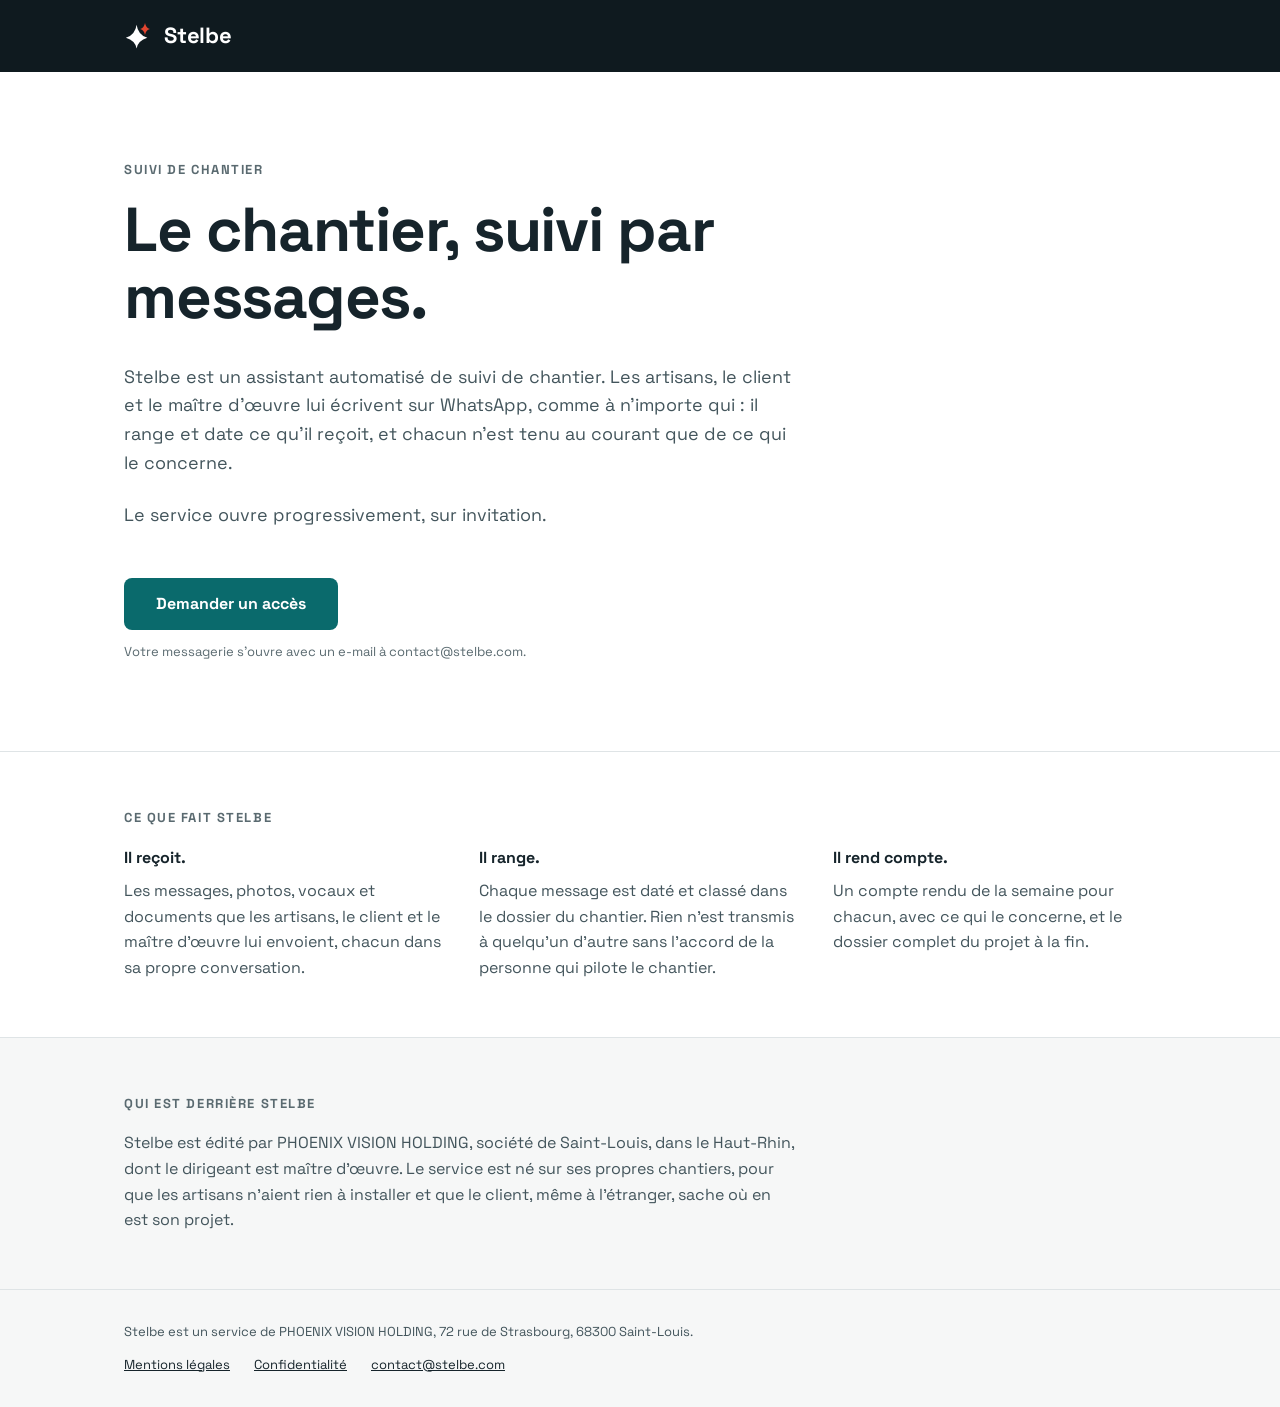
<file: index.html>
<!doctype html>
<html lang="fr">
<head>
<meta charset="utf-8">
<meta name="viewport" content="width=device-width, initial-scale=1">
<meta name="robots" content="noindex">
<title>Stelbe</title>
<meta name="description" content="Stelbe est un assistant automatisé de suivi de chantier sur WhatsApp, édité par PHOENIX VISION HOLDING.">
<link rel="icon" href="data:image/svg+xml,%3Csvg xmlns='http://www.w3.org/2000/svg' viewBox='0 0 120 120'%3E%3Crect width='120' height='120' rx='24' fill='%230f1a1f'/%3E%3Cpath d='M54 22 Q59 58 92 68 Q59 78 54 104 Q49 78 16 68 Q49 58 54 22 Z' fill='%23fff'/%3E%3Cpath d='M88 12 Q91 28 104 32 Q91 36 88 52 Q85 36 72 32 Q85 28 88 12 Z' fill='%23E2452F'/%3E%3C/svg%3E">
<link rel="preload" href="polices/space-grotesk-400.woff2" as="font" type="font/woff2" crossorigin>
<link rel="stylesheet" href="style.css">
</head>
<body>
<header class="entete">
  <div class="cadre">
    <a class="marque" href="index.html"><svg width="28" height="28" viewBox="0 0 120 120" aria-hidden="true"><path d="M54 12 Q60 56 100 68 Q60 80 54 114 Q48 80 8 68 Q48 56 54 12 Z" fill="#FFFFFF"></path><path d="M90 4 Q93.9 24.8 110.8 30 Q93.9 35.2 90 56 Q86.1 35.2 69.2 30 Q86.1 24.8 90 4 Z" fill="#E2452F"></path></svg><span>Stelbe</span></a>
  </div>
</header>
<main>
<section class="accueil">
  <div class="cadre">
    <p class="intertitre">Suivi de chantier</p>
    <h1>Le chantier, suivi par messages.</h1>
    <p class="chapo">Stelbe est un assistant automatisé de suivi de chantier. Les artisans, le client et le maître d'œuvre lui écrivent sur WhatsApp, comme à n'importe qui : il range et date ce qu'il reçoit, et chacun n'est tenu au courant que de ce qui le concerne.</p>
    <p class="chapo">Le service ouvre progressivement, sur invitation.</p>
    <a class="bouton" href="mailto:contact@stelbe.com?subject=Demande%20d%27acc%C3%A8s%20%C3%A0%20Stelbe">Demander un accès</a>
    <span class="bouton-note">Votre messagerie s'ouvre avec un e-mail à contact@stelbe.com.</span>
  </div>
</section>
<section class="bloc">
  <div class="cadre">
    <p class="intertitre">Ce que fait Stelbe</p>
    <ul class="trois">
      <li><strong>Il reçoit.</strong> Les messages, photos, vocaux et documents que les artisans, le client et le maître d'œuvre lui envoient, chacun dans sa propre conversation.</li>
      <li><strong>Il range.</strong> Chaque message est daté et classé dans le dossier du chantier. Rien n'est transmis à quelqu'un d'autre sans l'accord de la personne qui pilote le chantier.</li>
      <li><strong>Il rend compte.</strong> Un compte rendu de la semaine pour chacun, avec ce qui le concerne, et le dossier complet du projet à la fin.</li>
    </ul>
  </div>
</section>
<section class="bloc bloc--calme">
  <div class="cadre">
    <p class="intertitre">Qui est derrière Stelbe</p>
    <p class="texte">Stelbe est édité par PHOENIX VISION HOLDING, société de Saint-Louis, dans le Haut-Rhin, dont le dirigeant est maître d'œuvre. Le service est né sur ses propres chantiers, pour que les artisans n'aient rien à installer et que le client, même à l'étranger, sache où en est son projet.</p>
  </div>
</section>
</main>
<footer class="pied">
  <div class="cadre">
    <p>Stelbe est un service de PHOENIX VISION HOLDING, 72 rue de Strasbourg, 68300 Saint-Louis.</p>
    <nav aria-label="Informations">
      <a href="mentions-legales.html">Mentions légales</a>
      <a href="confidentialite.html">Confidentialité</a>
      <a href="mailto:contact@stelbe.com">contact@stelbe.com</a>
    </nav>
  </div>
</footer>
</body>
</html>
</file>
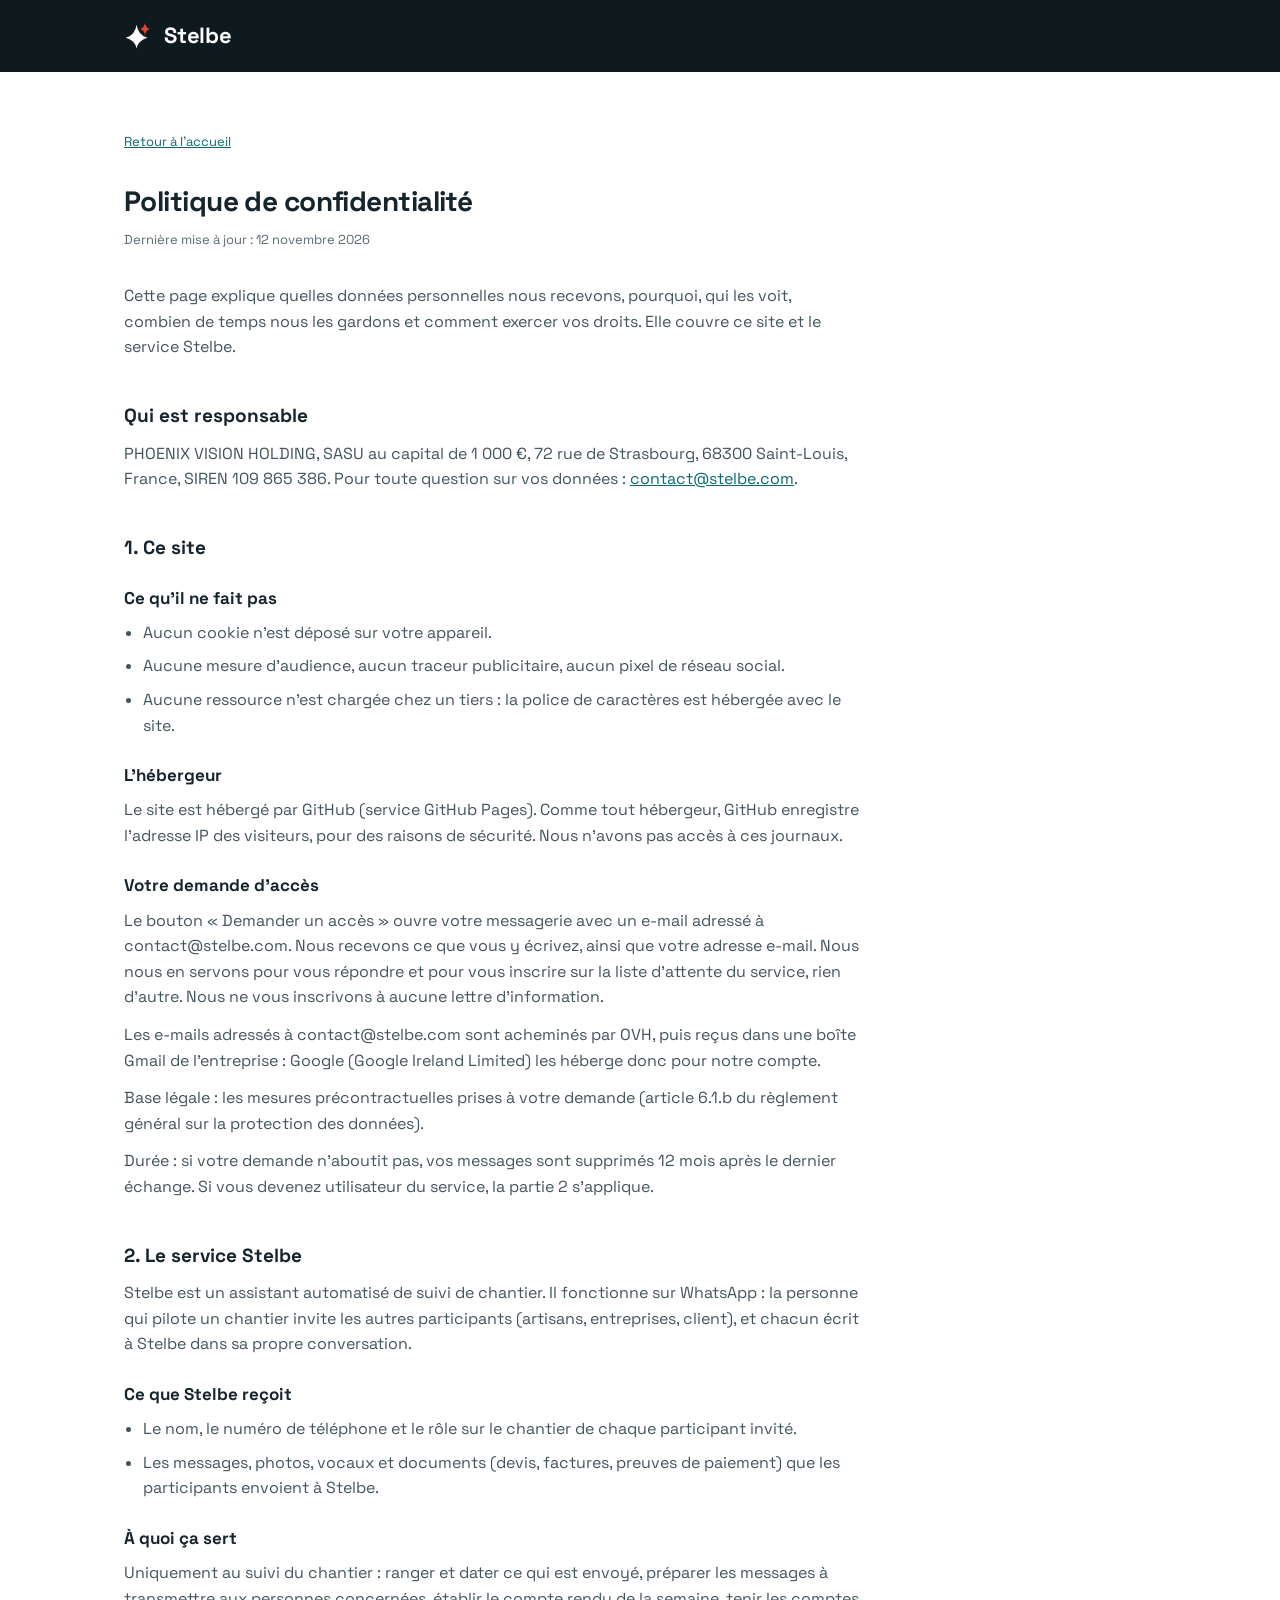
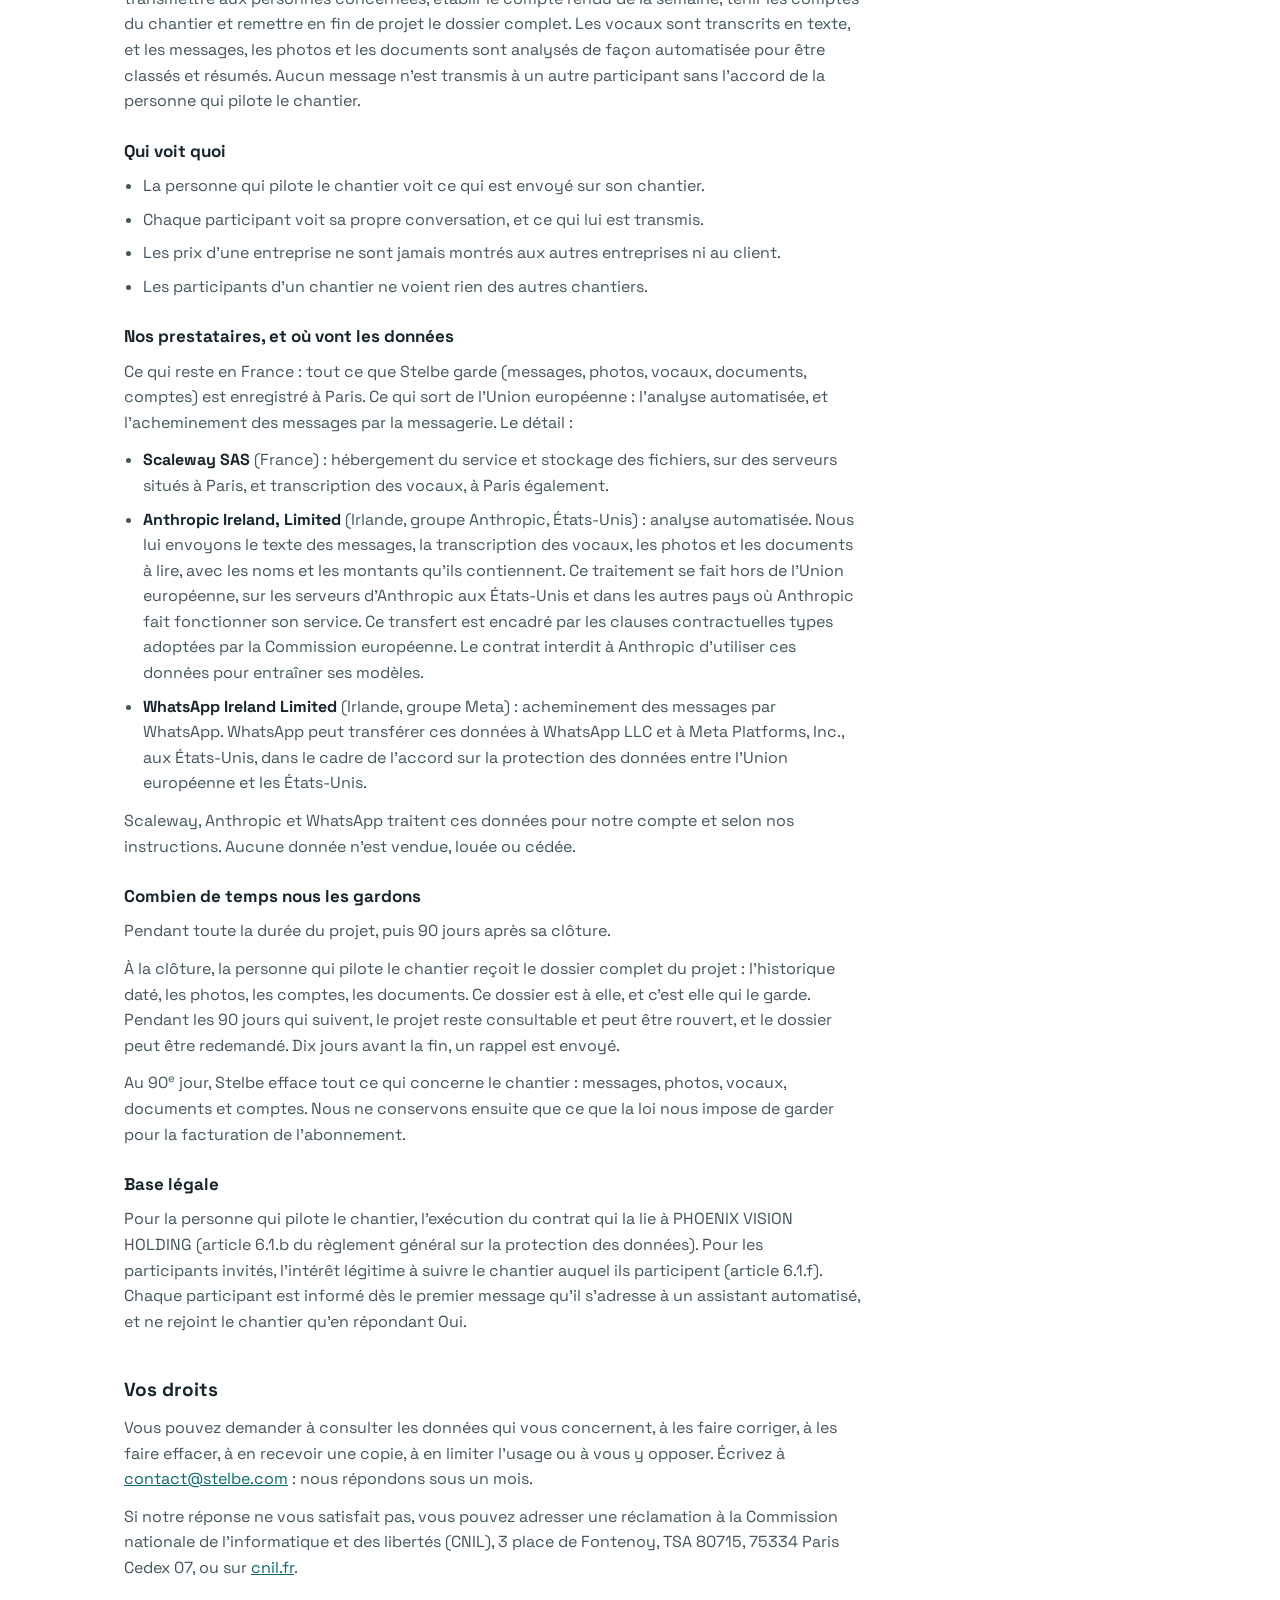
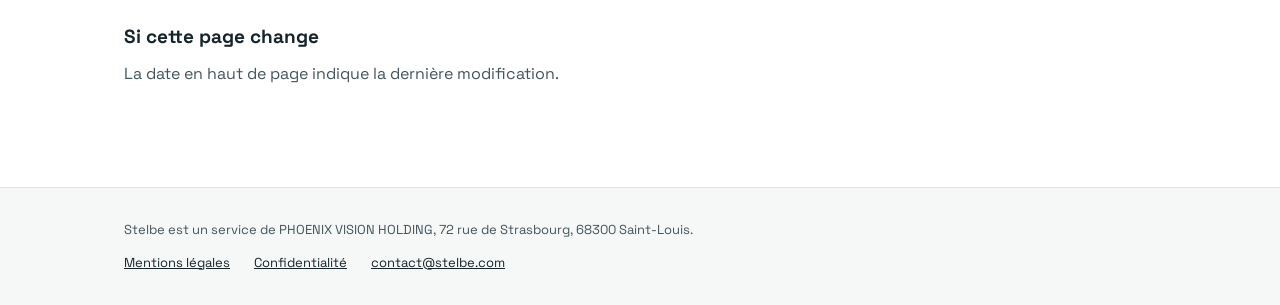
<file: confidentialite.html>
<!doctype html>
<html lang="fr">
<head>
<meta charset="utf-8">
<meta name="viewport" content="width=device-width, initial-scale=1">
<meta name="robots" content="noindex">
<title>Confidentialité</title>
<meta name="description" content="Les données personnelles reçues par Stelbe, leur usage, leur durée de conservation et vos droits.">
<link rel="icon" href="data:image/svg+xml,%3Csvg xmlns='http://www.w3.org/2000/svg' viewBox='0 0 120 120'%3E%3Crect width='120' height='120' rx='24' fill='%230f1a1f'/%3E%3Cpath d='M54 22 Q59 58 92 68 Q59 78 54 104 Q49 78 16 68 Q49 58 54 22 Z' fill='%23fff'/%3E%3Cpath d='M88 12 Q91 28 104 32 Q91 36 88 52 Q85 36 72 32 Q85 28 88 12 Z' fill='%23E2452F'/%3E%3C/svg%3E">
<link rel="preload" href="polices/space-grotesk-400.woff2" as="font" type="font/woff2" crossorigin>
<link rel="stylesheet" href="style.css">
</head>
<body>
<header class="entete">
  <div class="cadre">
    <a class="marque" href="index.html"><svg width="28" height="28" viewBox="0 0 120 120" aria-hidden="true"><path d="M54 12 Q60 56 100 68 Q60 80 54 114 Q48 80 8 68 Q48 56 54 12 Z" fill="#FFFFFF"></path><path d="M90 4 Q93.9 24.8 110.8 30 Q93.9 35.2 90 56 Q86.1 35.2 69.2 30 Q86.1 24.8 90 4 Z" fill="#E2452F"></path></svg><span>Stelbe</span></a>
  </div>
</header>
<main>
<div class="cadre">
<article class="legal">
  <a class="retour" href="index.html">Retour à l'accueil</a>
  <h1>Politique de confidentialité</h1>
  <p class="date">Dernière mise à jour : 12 novembre 2026</p>

  <p>Cette page explique quelles données personnelles nous recevons, pourquoi, qui les voit, combien de temps nous les gardons et comment exercer vos droits. Elle couvre ce site et le service Stelbe.</p>

  <h2>Qui est responsable</h2>
  <p>PHOENIX VISION HOLDING, SASU au capital de 1 000 €, 72 rue de Strasbourg, 68300 Saint-Louis, France, SIREN 109 865 386. Pour toute question sur vos données : <a href="mailto:contact@stelbe.com">contact@stelbe.com</a>.</p>

  <h2>1. Ce site</h2>
  <h3>Ce qu'il ne fait pas</h3>
  <ul>
    <li>Aucun cookie n'est déposé sur votre appareil.</li>
    <li>Aucune mesure d'audience, aucun traceur publicitaire, aucun pixel de réseau social.</li>
    <li>Aucune ressource n'est chargée chez un tiers : la police de caractères est hébergée avec le site.</li>
  </ul>
  <h3>L'hébergeur</h3>
  <p>Le site est hébergé par GitHub (service GitHub Pages). Comme tout hébergeur, GitHub enregistre l'adresse IP des visiteurs, pour des raisons de sécurité. Nous n'avons pas accès à ces journaux.</p>
  <h3>Votre demande d'accès</h3>
  <p>Le bouton « Demander un accès » ouvre votre messagerie avec un e-mail adressé à contact@stelbe.com. Nous recevons ce que vous y écrivez, ainsi que votre adresse e-mail. Nous nous en servons pour vous répondre et pour vous inscrire sur la liste d'attente du service, rien d'autre. Nous ne vous inscrivons à aucune lettre d'information.</p>
  <p>Les e-mails adressés à contact@stelbe.com sont acheminés par OVH, puis reçus dans une boîte Gmail de l'entreprise : Google (Google Ireland Limited) les héberge donc pour notre compte.</p>
  <p>Base légale : les mesures précontractuelles prises à votre demande (article 6.1.b du règlement général sur la protection des données).</p>
  <p>Durée : si votre demande n'aboutit pas, vos messages sont supprimés 12 mois après le dernier échange. Si vous devenez utilisateur du service, la partie 2 s'applique.</p>

  <h2>2. Le service Stelbe</h2>
  <p>Stelbe est un assistant automatisé de suivi de chantier. Il fonctionne sur WhatsApp : la personne qui pilote un chantier invite les autres participants (artisans, entreprises, client), et chacun écrit à Stelbe dans sa propre conversation.</p>

  <h3>Ce que Stelbe reçoit</h3>
  <ul>
    <li>Le nom, le numéro de téléphone et le rôle sur le chantier de chaque participant invité.</li>
    <li>Les messages, photos, vocaux et documents (devis, factures, preuves de paiement) que les participants envoient à Stelbe.</li>
  </ul>

  <h3>À quoi ça sert</h3>
  <p>Uniquement au suivi du chantier : ranger et dater ce qui est envoyé, préparer les messages à transmettre aux personnes concernées, établir le compte rendu de la semaine, tenir les comptes du chantier et remettre en fin de projet le dossier complet. Les vocaux sont transcrits en texte, et les messages, les photos et les documents sont analysés de façon automatisée pour être classés et résumés. Aucun message n'est transmis à un autre participant sans l'accord de la personne qui pilote le chantier.</p>

  <h3>Qui voit quoi</h3>
  <ul>
    <li>La personne qui pilote le chantier voit ce qui est envoyé sur son chantier.</li>
    <li>Chaque participant voit sa propre conversation, et ce qui lui est transmis.</li>
    <li>Les prix d'une entreprise ne sont jamais montrés aux autres entreprises ni au client.</li>
    <li>Les participants d'un chantier ne voient rien des autres chantiers.</li>
  </ul>

  <h3>Nos prestataires, et où vont les données</h3>
  <p>Ce qui reste en France : tout ce que Stelbe garde (messages, photos, vocaux, documents, comptes) est enregistré à Paris. Ce qui sort de l'Union européenne : l'analyse automatisée, et l'acheminement des messages par la messagerie. Le détail :</p>
  <ul>
    <li><strong>Scaleway SAS</strong> (France) : hébergement du service et stockage des fichiers, sur des serveurs situés à Paris, et transcription des vocaux, à Paris également.</li>
    <li><strong>Anthropic Ireland, Limited</strong> (Irlande, groupe Anthropic, États-Unis) : analyse automatisée. Nous lui envoyons le texte des messages, la transcription des vocaux, les photos et les documents à lire, avec les noms et les montants qu'ils contiennent. Ce traitement se fait hors de l'Union européenne, sur les serveurs d'Anthropic aux États-Unis et dans les autres pays où Anthropic fait fonctionner son service. Ce transfert est encadré par les clauses contractuelles types adoptées par la Commission européenne. Le contrat interdit à Anthropic d'utiliser ces données pour entraîner ses modèles.</li>
    <li><strong>WhatsApp Ireland Limited</strong> (Irlande, groupe Meta) : acheminement des messages par WhatsApp. WhatsApp peut transférer ces données à WhatsApp LLC et à Meta Platforms, Inc., aux États-Unis, dans le cadre de l'accord sur la protection des données entre l'Union européenne et les États-Unis.</li>
  </ul>
  <p>Scaleway, Anthropic et WhatsApp traitent ces données pour notre compte et selon nos instructions. Aucune donnée n'est vendue, louée ou cédée.</p>

  <h3>Combien de temps nous les gardons</h3>
  <p>Pendant toute la durée du projet, puis 90 jours après sa clôture.</p>
  <p>À la clôture, la personne qui pilote le chantier reçoit le dossier complet du projet : l'historique daté, les photos, les comptes, les documents. Ce dossier est à elle, et c'est elle qui le garde. Pendant les 90 jours qui suivent, le projet reste consultable et peut être rouvert, et le dossier peut être redemandé. Dix jours avant la fin, un rappel est envoyé.</p>
  <p>Au 90<sup>e</sup> jour, Stelbe efface tout ce qui concerne le chantier : messages, photos, vocaux, documents et comptes. Nous ne conservons ensuite que ce que la loi nous impose de garder pour la facturation de l'abonnement.</p>

  <h3>Base légale</h3>
  <p>Pour la personne qui pilote le chantier, l'exécution du contrat qui la lie à PHOENIX VISION HOLDING (article 6.1.b du règlement général sur la protection des données). Pour les participants invités, l'intérêt légitime à suivre le chantier auquel ils participent (article 6.1.f). Chaque participant est informé dès le premier message qu'il s'adresse à un assistant automatisé, et ne rejoint le chantier qu'en répondant Oui.</p>

  <h2>Vos droits</h2>
  <p>Vous pouvez demander à consulter les données qui vous concernent, à les faire corriger, à les faire effacer, à en recevoir une copie, à en limiter l'usage ou à vous y opposer. Écrivez à <a href="mailto:contact@stelbe.com">contact@stelbe.com</a> : nous répondons sous un mois.</p>
  <p>Si notre réponse ne vous satisfait pas, vous pouvez adresser une réclamation à la Commission nationale de l'informatique et des libertés (CNIL), 3 place de Fontenoy, TSA 80715, 75334 Paris Cedex 07, ou sur <a href="https://www.cnil.fr/fr/plaintes">cnil.fr</a>.</p>

  <h2>Si cette page change</h2>
  <p>La date en haut de page indique la dernière modification.</p>
</article>
</div>
</main>
<footer class="pied">
  <div class="cadre">
    <p>Stelbe est un service de PHOENIX VISION HOLDING, 72 rue de Strasbourg, 68300 Saint-Louis.</p>
    <nav aria-label="Informations">
      <a href="mentions-legales.html">Mentions légales</a>
      <a href="confidentialite.html">Confidentialité</a>
      <a href="mailto:contact@stelbe.com">contact@stelbe.com</a>
    </nav>
  </div>
</footer>
</body>
</html>
</file>
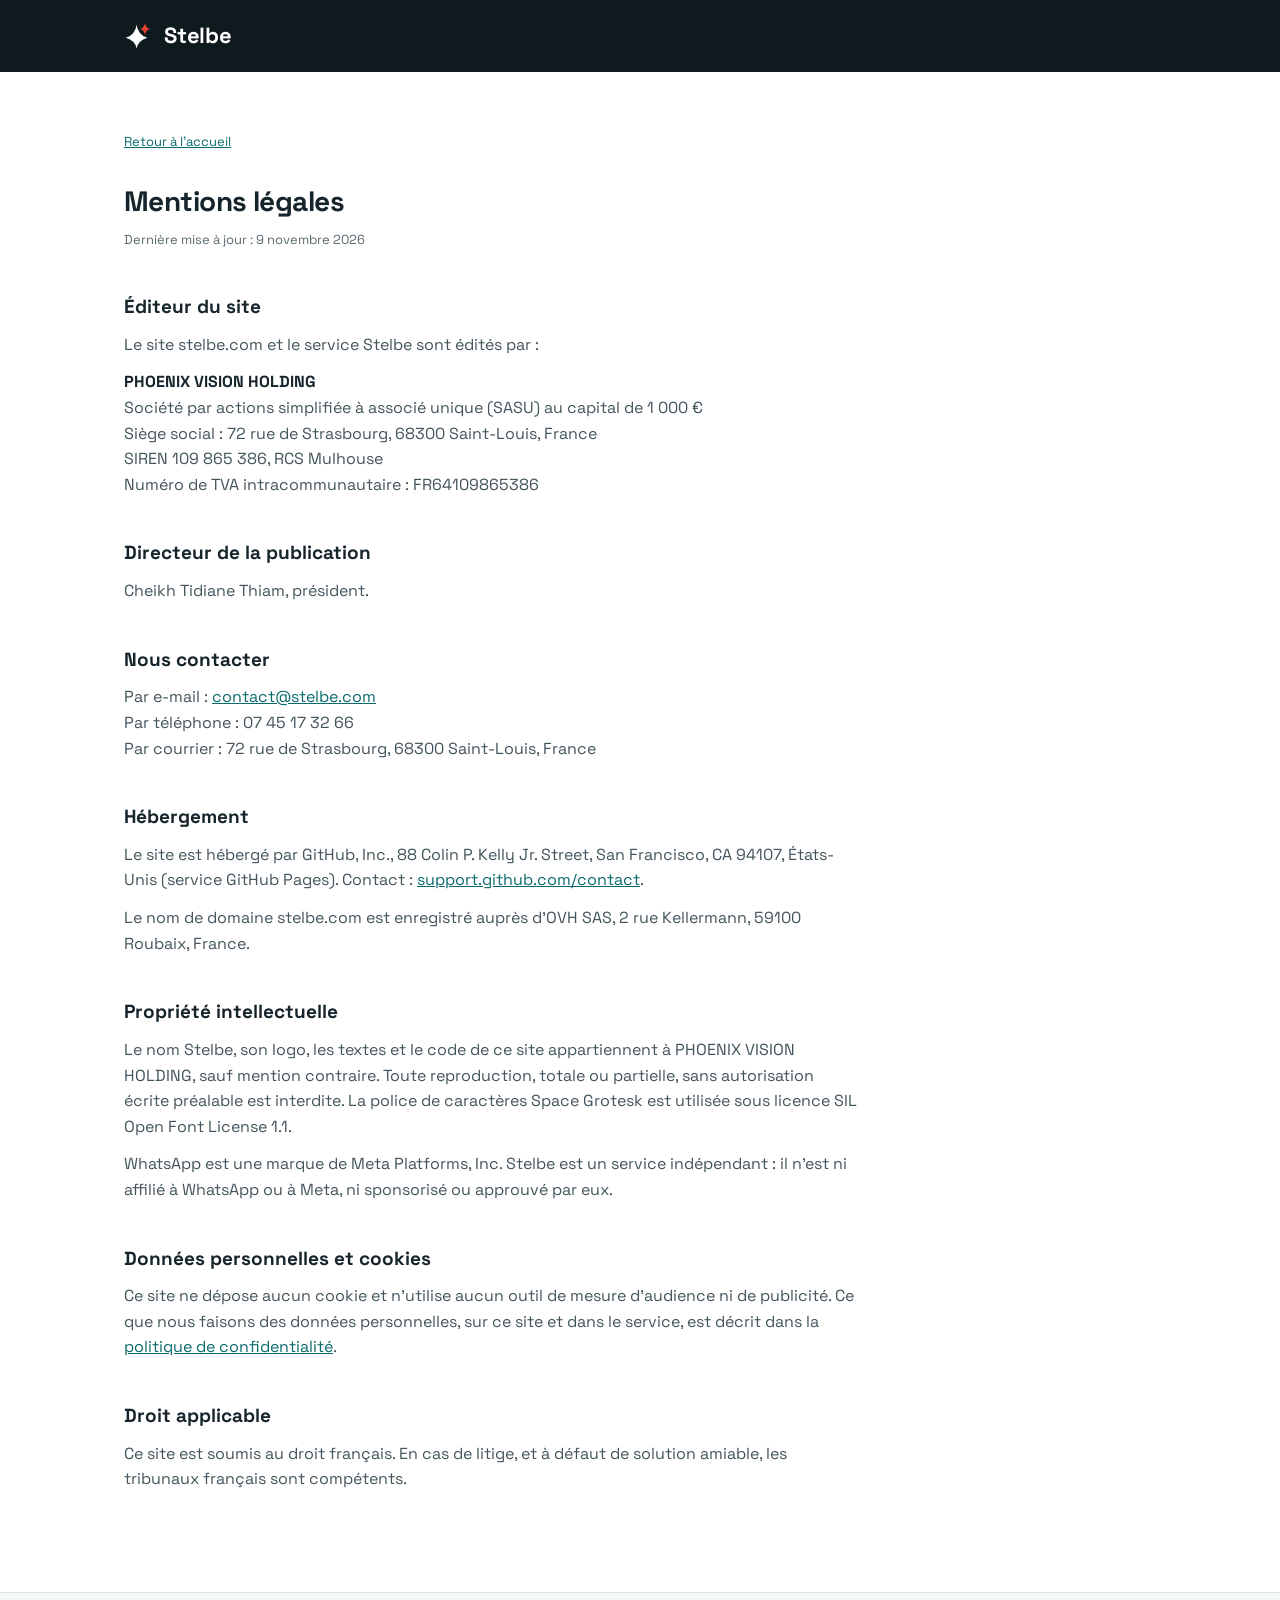
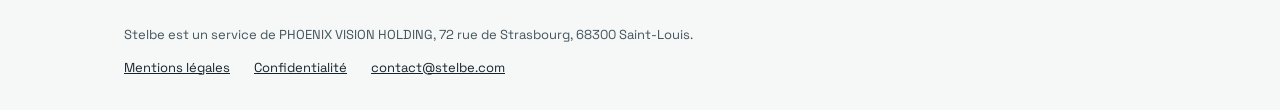
<file: mentions-legales.html>
<!doctype html>
<html lang="fr">
<head>
<meta charset="utf-8">
<meta name="viewport" content="width=device-width, initial-scale=1">
<meta name="robots" content="noindex">
<title>Mentions légales</title>
<meta name="description" content="Mentions légales du site stelbe.com, édité par PHOENIX VISION HOLDING.">
<link rel="icon" href="data:image/svg+xml,%3Csvg xmlns='http://www.w3.org/2000/svg' viewBox='0 0 120 120'%3E%3Crect width='120' height='120' rx='24' fill='%230f1a1f'/%3E%3Cpath d='M54 22 Q59 58 92 68 Q59 78 54 104 Q49 78 16 68 Q49 58 54 22 Z' fill='%23fff'/%3E%3Cpath d='M88 12 Q91 28 104 32 Q91 36 88 52 Q85 36 72 32 Q85 28 88 12 Z' fill='%23E2452F'/%3E%3C/svg%3E">
<link rel="preload" href="polices/space-grotesk-400.woff2" as="font" type="font/woff2" crossorigin>
<link rel="stylesheet" href="style.css">
</head>
<body>
<header class="entete">
  <div class="cadre">
    <a class="marque" href="index.html"><svg width="28" height="28" viewBox="0 0 120 120" aria-hidden="true"><path d="M54 12 Q60 56 100 68 Q60 80 54 114 Q48 80 8 68 Q48 56 54 12 Z" fill="#FFFFFF"></path><path d="M90 4 Q93.9 24.8 110.8 30 Q93.9 35.2 90 56 Q86.1 35.2 69.2 30 Q86.1 24.8 90 4 Z" fill="#E2452F"></path></svg><span>Stelbe</span></a>
  </div>
</header>
<main>
<div class="cadre">
<article class="legal">
  <a class="retour" href="index.html">Retour à l'accueil</a>
  <h1>Mentions légales</h1>
  <p class="date">Dernière mise à jour : 9 novembre 2026</p>

  <h2>Éditeur du site</h2>
  <p>Le site stelbe.com et le service Stelbe sont édités par :</p>
  <p><strong>PHOENIX VISION HOLDING</strong><br>
  Société par actions simplifiée à associé unique (SASU) au capital de 1 000 €<br>
  Siège social : 72 rue de Strasbourg, 68300 Saint-Louis, France<br>
  SIREN 109 865 386, RCS Mulhouse<br>
  Numéro de TVA intracommunautaire : FR64109865386</p>

  <h2>Directeur de la publication</h2>
  <p>Cheikh Tidiane Thiam, président.</p>

  <h2>Nous contacter</h2>
  <p>Par e-mail : <a href="mailto:contact@stelbe.com">contact@stelbe.com</a><br>
  Par téléphone : 07 45 17 32 66<br>
  Par courrier : 72 rue de Strasbourg, 68300 Saint-Louis, France</p>

  <h2>Hébergement</h2>
  <p>Le site est hébergé par GitHub, Inc., 88 Colin P. Kelly Jr. Street, San Francisco, CA 94107, États-Unis (service GitHub Pages). Contact : <a href="https://support.github.com/contact">support.github.com/contact</a>.</p>
  <p>Le nom de domaine stelbe.com est enregistré auprès d'OVH SAS, 2 rue Kellermann, 59100 Roubaix, France.</p>

  <h2>Propriété intellectuelle</h2>
  <p>Le nom Stelbe, son logo, les textes et le code de ce site appartiennent à PHOENIX VISION HOLDING, sauf mention contraire. Toute reproduction, totale ou partielle, sans autorisation écrite préalable est interdite. La police de caractères Space Grotesk est utilisée sous licence SIL Open Font License 1.1.</p>
  <p>WhatsApp est une marque de Meta Platforms, Inc. Stelbe est un service indépendant : il n'est ni affilié à WhatsApp ou à Meta, ni sponsorisé ou approuvé par eux.</p>

  <h2>Données personnelles et cookies</h2>
  <p>Ce site ne dépose aucun cookie et n'utilise aucun outil de mesure d'audience ni de publicité. Ce que nous faisons des données personnelles, sur ce site et dans le service, est décrit dans la <a href="confidentialite.html">politique de confidentialité</a>.</p>

  <h2>Droit applicable</h2>
  <p>Ce site est soumis au droit français. En cas de litige, et à défaut de solution amiable, les tribunaux français sont compétents.</p>
</article>
</div>
</main>
<footer class="pied">
  <div class="cadre">
    <p>Stelbe est un service de PHOENIX VISION HOLDING, 72 rue de Strasbourg, 68300 Saint-Louis.</p>
    <nav aria-label="Informations">
      <a href="mentions-legales.html">Mentions légales</a>
      <a href="confidentialite.html">Confidentialité</a>
      <a href="mailto:contact@stelbe.com">contact@stelbe.com</a>
    </nav>
  </div>
</footer>
</body>
</html>
</file>
<file: style.css>
/* Stelbe, vitrine. Aucune ressource chargée ailleurs que sur stelbe.com. */
@font-face { font-family: "Space Grotesk"; font-style: normal; font-weight: 400; font-display: swap; src: url("polices/space-grotesk-400.woff2") format("woff2"); }
@font-face { font-family: "Space Grotesk"; font-style: normal; font-weight: 700; font-display: swap; src: url("polices/space-grotesk-700.woff2") format("woff2"); }

:root {
  --fond: #ffffff;
  --fond-calme: #f6f7f7;
  --texte: #16242b;
  --texte-courant: #43555c;
  --texte-doux: #5a6a70;
  --trait: #dfe4e6;
  --ardoise: #0f1a1f;
  --action: #0a6a6c;
  --action-survol: #085456;
  --titre-1: clamp(34px, 5.6vw, 62px);
  --titre-2: clamp(22px, 2.6vw, 28px);
  --chapeau: clamp(17px, 1.4vw, 20px);
  --corps: clamp(16px, 1.25vw, 17px);
  --mention: clamp(13px, 1vw, 14px);
  --intertitre: clamp(12px, 1.1vw, 13px);
  --espace-2: 8px; --espace-3: 12px; --espace-4: 16px; --espace-6: 24px;
  --espace-8: 32px; --espace-11: 44px; --espace-14: 56px; --espace-22: 88px;
  --rayon-s: 8px;
  color-scheme: light;
}

* { box-sizing: border-box; }
html { -webkit-text-size-adjust: 100%; }
body {
  margin: 0; background: var(--fond); color: var(--texte);
  font-family: "Space Grotesk", system-ui, -apple-system, "Segoe UI", sans-serif;
  font-size: var(--corps); line-height: 1.6;
  min-height: 100vh; display: flex; flex-direction: column;
}
a { color: var(--action); }
a:hover { color: var(--action-survol); }
:focus-visible { outline: 3px solid var(--action); outline-offset: 3px; }

.cadre { width: 100%; max-width: 1080px; margin: 0 auto; padding: 0 var(--espace-6); }
@media (max-width: 620px) { .cadre { padding: 0 var(--espace-4); } }

/* En-tête */
.entete { background: var(--ardoise); }
.entete .cadre { display: flex; align-items: center; min-height: 72px; }
.marque { display: inline-flex; align-items: center; gap: var(--espace-3); color: #ffffff; text-decoration: none; font-weight: 700; font-size: 22px; letter-spacing: -0.01em; }
.marque:hover { color: #ffffff; }

main { flex: 1; }

/* Accueil */
.accueil { padding: var(--espace-22) 0; }
.intertitre { font-size: var(--intertitre); font-weight: 700; letter-spacing: 0.12em; text-transform: uppercase; color: var(--texte-doux); margin: 0 0 var(--espace-4); }
h1 { font-size: var(--titre-1); line-height: 1.08; letter-spacing: -0.02em; margin: 0 0 var(--espace-8); max-width: 16ch; }
.chapo { font-size: var(--chapeau); color: var(--texte-courant); max-width: 38em; margin: 0 0 var(--espace-6); }
.bouton {
  display: inline-flex; align-items: center; justify-content: center; min-height: 52px;
  padding: 0 var(--espace-8); margin-top: var(--espace-6);
  background: var(--action); color: #ffffff; border-radius: var(--rayon-s);
  font-weight: 700; text-decoration: none;
}
.bouton:hover { background: var(--action-survol); color: #ffffff; }
.bouton-note { display: block; margin-top: var(--espace-3); font-size: var(--mention); color: var(--texte-doux); }

/* Blocs de l'accueil */
.bloc { padding: var(--espace-14) 0; border-top: 1px solid var(--trait); }
.bloc--calme { background: var(--fond-calme); }
.trois { list-style: none; margin: 0; padding: 0; display: grid; grid-template-columns: repeat(3, 1fr); gap: var(--espace-8); }
.trois li { color: var(--texte-courant); line-height: 1.6; }
.trois strong { display: block; color: var(--texte); margin-bottom: var(--espace-2); }
.texte { color: var(--texte-courant); max-width: 42em; margin: 0; }
@media (max-width: 760px) { .trois { grid-template-columns: 1fr; gap: var(--espace-6); } .bloc { padding: var(--espace-11) 0; } }

/* Pages légales */
.legal { padding: var(--espace-14) 0 var(--espace-22); max-width: 46em; }
.legal h1 { font-size: var(--titre-2); max-width: none; margin-bottom: var(--espace-3); line-height: 1.2; }
.legal .date { color: var(--texte-doux); font-size: var(--mention); margin: 0 0 var(--espace-8); }
.legal h2 { font-size: 19px; line-height: 1.3; margin: var(--espace-11) 0 var(--espace-3); }
.legal h3 { font-size: 17px; margin: var(--espace-6) 0 var(--espace-2); }
.legal p, .legal li { color: var(--texte-courant); }
.legal sup { font-size: 0.7em; line-height: 0; }
.legal p { margin: 0 0 var(--espace-3); }
.legal ul { margin: 0 0 var(--espace-3); padding-left: 1.2em; }
.legal li { margin-bottom: var(--espace-2); }
.legal strong { color: var(--texte); }
.retour { display: inline-block; margin-bottom: var(--espace-8); font-size: var(--mention); }

/* Pied de page */
.pied { background: var(--fond-calme); border-top: 1px solid var(--trait); padding: var(--espace-8) 0; font-size: var(--mention); color: var(--texte-courant); }
.pied p { margin: 0 0 var(--espace-3); }
.pied nav { display: flex; flex-wrap: wrap; gap: var(--espace-2) var(--espace-6); }
.pied a { color: var(--texte); }
</file>
